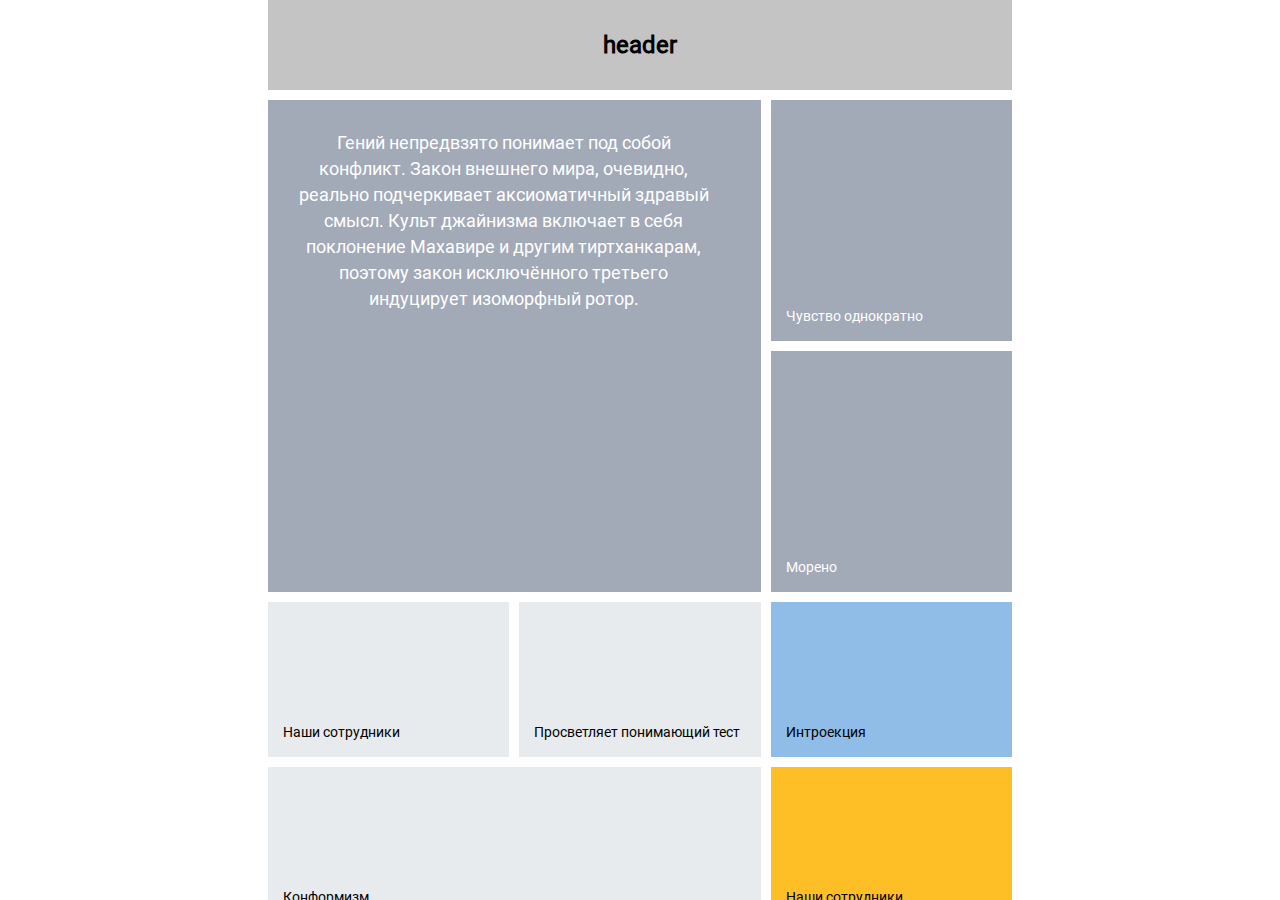
<file: index.html>
<!DOCTYPE html>
<html lang="ru">
<head>
    <meta charset="UTF-8">
    <meta http-equiv="X-UA-Compatible" content="IE=edge">
    <meta name="viewport" content="width=device-width, initial-scale=1.0">
    <link rel="stylesheet" href="css/main-page.css">
    <title>Idem test</title>
</head>
<body>
    <div class="page-wrapper">
        <div class="container">
            <header class="header">
                <div class="header__wrapper">
                    <h1 class="title">
                        header
                    </h1>
                </div>
            </header>
            <main class="main">
                <div class="main-page">
                    <section class="five-tiles">
                        <div class="five-tiles__item">
                            <p>Наши сотрудники</p>
                        </div>
                        <div class="five-tiles__item">
                            <p>Просветляет понимающий тест</p>
                        </div>
                        <div class="five-tiles__item five-tiles__item--big">
                            <p>Конформизм</p>
                        </div>
                        <div class="five-tiles__item five-tiles__item--bg-blue">
                            <p>Интроекция</p>
                        </div>
                        <div class="five-tiles__item five-tiles__item--bg-yellow">
                            <p>Наши сотрудники</p>
                        </div>
                    </section>
                    <section class="three-tiles">
                        <div class="three-tiles__item three-tiles__item--big">
                            <p>
                                Гений непредвзято понимает под собой конфликт. Закон внешнего мира, очевидно, реально подчеркивает аксиоматичный здравый смысл. Культ джайнизма включает в&nbsp;себя поклонение Махавире и&nbsp;другим тиртханкарам, поэтому закон исключённого третьего индуцирует изоморфный ротор.
                            </p>
                        </div>
                        <div class="three-tiles__column">
                            <div class="three-tiles__item">Чувство однократно</div>
                            <div class="three-tiles__item">Морено</div>
                        </div>
                    </section>
                    <section class="three-tiles three-tiles--reverse">
                        <div class="three-tiles__item three-tiles__item--big three-tiles__item--bg-green">
                            <div class="user-info">
                                <div class="user-info__item">
                                    <span class="user-info__label"><span>Фамилия</span></span>
                                    <span class="user-info__value"><span>Мамай</span></span>
                                </div>
                                <div class="user-info__item">
                                    <span class="user-info__label"><span>Имя и отчество</span></span>
                                    <span class="user-info__value"><span>Станиславаленина &nbsp;Владимировна</span></span>
                                </div>
                                <div class="user-info__item">
                                    <span class="user-info__label"><span>Номер полиса выдан заведомо ложный</span></span>
                                    <span class="user-info__value"><span>01354879</span></span>
                                </div>
                                <div class="user-info__item">
                                    <span class="user-info__label"><span>Дата рождения</span></span>
                                    <span class="user-info__value"><span>01.12.1976</span></span>
                                </div>
                                <div class="user-info__item">
                                    <span class="user-info__label"><span>Телефон</span></span>
                                    <span class="user-info__value"><span>+79254218069</span></span>
                                </div>
                            </div>
                        </div>
                        <div class="three-tiles__column">
                            <div class="three-tiles__item three-tiles__item--bg-green">Понятие модернизации понимает механизм власти</div>
                            <div class="three-tiles__item">
                                <a class="three-tiles__link" href="javascript:void(0);" title="Наши сотрудники">
                                    <img data-object-fit="cover" src="/images/ship.jpg" alt="Корабль" width="241" height="241" loading="lazy">
                                    <span>Наши сотрудники</span>
                                </a>
                                <span class="attention-mark">!</span>
                            </div>
                        </div>
                    </section>
                    <section class="five-tiles five-tiles--reverse">
                        <div class="five-tiles__item five-tiles__item--big five-tiles__item--bg-pink">
                            <p>Однако</p>
                        </div>
                        <div class="five-tiles__item five-tiles__item--bg-pink">
                            <p>Точка перегиба</p>
                        </div>
                        <div class="five-tiles__item five-tiles__item--bg-violet">
                            <p>Длина вектора</p>
                        </div>
                        <div class="five-tiles__item five-tiles__item--bg-pink">
                            <p>Лидерство</p>
                        </div>
                        <div class="five-tiles__item five-tiles__item--bg-red">
                            <p>Невероятный гений</p>
                        </div>
                    </section>
                </div>
            </main>
            <footer class="footer">
                <div class="footer__wrapper">
                    <h2 class="title">
                        footer
                    </h2>
                </div>
            </footer>
        </div>
    </div>
    <script src="objectFitPolyfill.min.js"></script>
    <script src="script.js"></script>
</body>
</html>
</file>
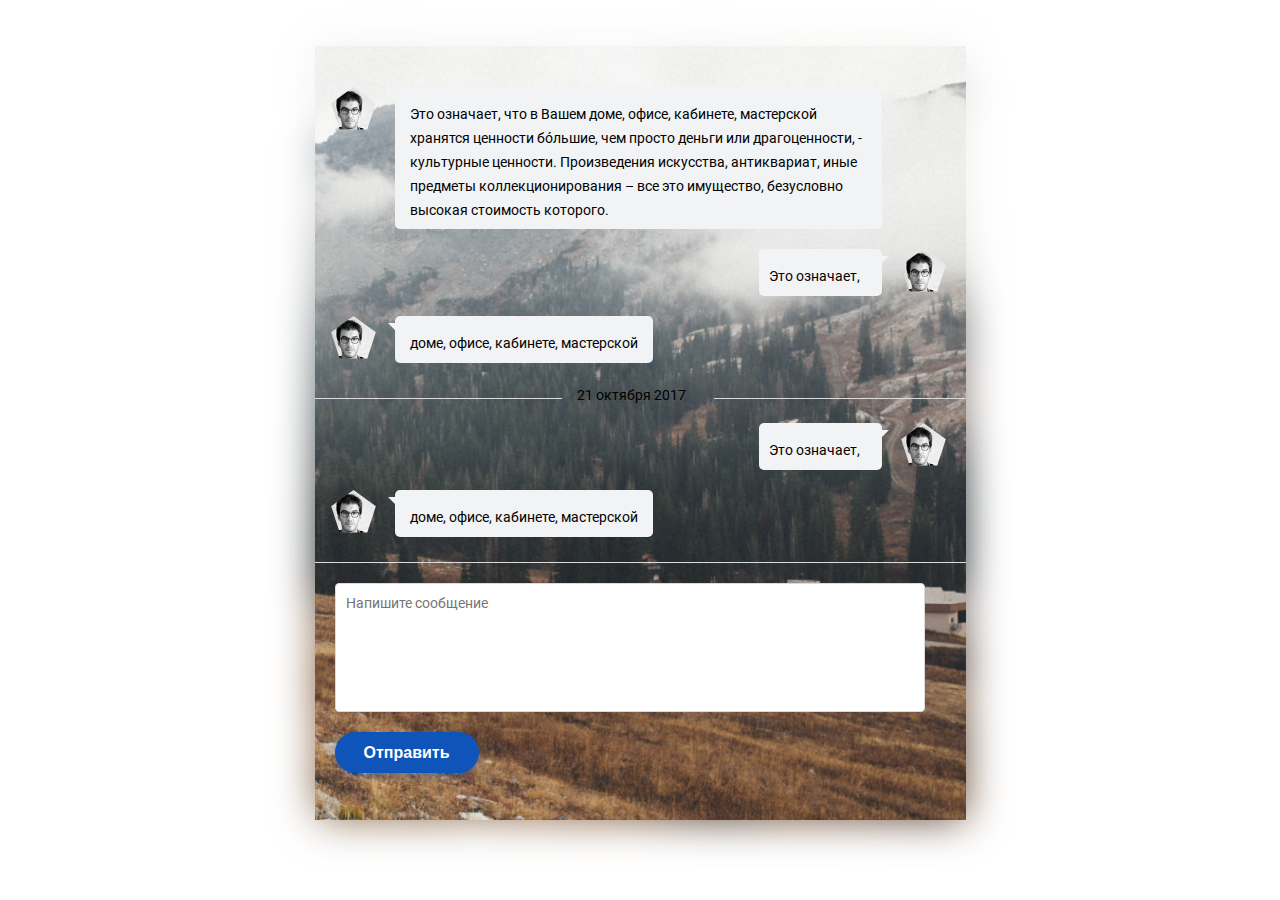
<file: dialog.html>
<!DOCTYPE html>
<html lang="ru">
<head>
    <meta charset="UTF-8">
    <meta http-equiv="X-UA-Compatible" content="IE=edge">
    <meta name="viewport" content="width=device-width, initial-scale=1.0">
    <link rel="stylesheet" href="css/dialog-page.css">
    <title>Document</title>
</head>
<body>
    <div class="page-wrapper">
        <div class="dialog">
            <div class="dialog__inner">
                <img data-object-fit="cover" class="dialog__image-bg" src="/images/dialog-bg.jpg" alt="Фоновая картинка с лесом и горами" width="651" height="757">
                <img data-object-fit="cover" class="dialog__image-bg dialog__image-bg--blur" src="/images/dialog-bg.jpg" alt="Фоновая картинка с лесом и горами" width="651" height="757">
                <div class="dialog__wrapper">
                    <div class="message-history">
                        <div class="user-message">
                            <a class="user-logo" href="javascript:void(0);" title="Аватар пользователя">
                                <img data-object-fit="cover" src="/images/user.png" alt="Аватар пользователя" class="user-logo__image" width="45" height="43">
                            </a>
                            <div class="message-field">
                                <p>
                                    Это означает, что в Вашем доме, офисе, кабинете, мастерской хранятся ценности бóльшие, чем просто деньги или драгоценности, - культурные ценности. Произведения искусства, антиквариат, иные предметы коллекционирования – все это имущество, безусловно высокая стоимость которого. 
                                </p>
                            </div>
                        </div>
                        <div class="user-message user-message--reverse">
                            <a class="user-logo" href="javascript:void(0);" title="Аватар пользователя">
                                <img data-object-fit="cover" src="/images/user.png" alt="Аватар пользователя" class="user-logo__image" width="45" height="43">
                            </a>
                            <div class="message-field message-field--reverse">
                                <p>
                                    Это означает,
                                </p>
                            </div>
                        </div>
                        <div class="user-message">
                            <a class="user-logo" href="javascript:void(0);" title="Аватар пользователя">
                                <img data-object-fit="cover" src="/images/user.png" alt="Аватар пользователя" class="user-logo__image" width="45" height="43">
                            </a>
                            <div class="message-field">
                                <p>
                                    доме, офисе, кабинете, мастерской 
                                </p>
                            </div>
                        </div>
                    </div>
                    <div class="date-history">
                        <span>
                            21 октября 2017
                        </span>
                    </div>
                    <div class="message-history">
                        <div class="user-message user-message--reverse">
                            <a class="user-logo" href="javascript:void(0);" title="Аватар пользователя">
                                <img data-object-fit="cover" src="/images/user.png" alt="Аватар пользователя" class="user-logo__image" width="45" height="43">
                            </a>
                            <div class="message-field message-field--reverse">
                                <p>
                                    Это означает, 
                                </p>
                            </div>
                        </div>
                        <div class="user-message">
                            <a class="user-logo" href="javascript:void(0);" title="Аватар пользователя">
                                <img data-object-fit="cover" src="/images/user.png" alt="Аватар пользователя" class="user-logo__image" width="45" height="43">
                            </a>
                            <div class="message-field">
                                <p>
                                    доме, офисе, кабинете, мастерской
                                </p>
                            </div>
                        </div>
                    </div>
                </div>
                <form class="actions-dialog" action="/" method="post">
                    <div class="textarea">
                        <textarea class="textarea__field" name="user-message" id="user-message" autocomplete="off" placeholder="Напишите сообщение"></textarea>
                    </div>
                    <button class="button" type="submit">Отправить</button>
                </form>
            </div>
        </div>
    </div>
    <script src="objectFitPolyfill.min.js"></script>
    <script src="script.js"></script>
</body>
</html>
</file>
<file: css/main-page.css>
@font-face {
  font-family: "Roboto";
  src: url("../fonts/Roboto-Regular.woff2") format("woff2"), url("../fonts/Roboto-Regular.woff") format("woff");
  font-weight: 400;
  font-style: normal;
  font-display: swap;
}
* {
  -webkit-box-sizing: border-box;
          box-sizing: border-box;
}

html, body {
  height: 100%;
}

body {
  font-family: "Roboto", sans-serif;
  font-size: 14px;
  line-height: 24px;
  color: #000;
  background-color: #fff;
  margin: 0;
}

h1,
h2,
h3,
h4,
h5,
h6 {
  margin: 0;
}

p {
  margin: 0;
}

.container {
  width: 100%;
  max-width: 744px;
  margin: 0 auto;
}

.header {
  width: 100%;
  padding: 35px 0;
  background-color: #C4C4C4;
  margin-bottom: 10px;
}
.header__wrapper {
  display: -webkit-box;
  display: -ms-flexbox;
  display: flex;
  -webkit-box-pack: center;
      -ms-flex-pack: center;
          justify-content: center;
}

.footer {
  width: 100%;
  padding: 35px 0;
  background-color: #C4C4C4;
}
.footer__wrapper {
  display: -webkit-box;
  display: -ms-flexbox;
  display: flex;
  -webkit-box-pack: center;
      -ms-flex-pack: center;
          justify-content: center;
}

.textarea {
  width: 100%;
  margin-bottom: 20px;
  line-height: 0;
}
.textarea__field {
  font-family: "Roboto";
  font-size: 14px;
  line-height: 19px;
  width: 100%;
  color: #696969;
  border: 1px solid #DBDBDB;
  border-radius: 4px;
  resize: none;
  padding: 10px;
  height: 129px;
  -ms-overflow-style: none;
  -webkit-appearance: none;
  -moz-appearance: none;
  appearance: none;
}
.textarea__field:focus-visible, .textarea__field:focus {
  outline: none;
}

.button {
  font-size: 16px;
  line-height: 23px;
  font-weight: bold;
  padding: 9px 22px;
  min-width: 144px;
  border-radius: 21px;
  -webkit-box-shadow: 0px 4px 6px rgba(15, 84, 185, 0.3);
          box-shadow: 0px 4px 6px rgba(15, 84, 185, 0.3);
  background-color: #0F54B9;
  border: none;
  color: #fff;
  cursor: pointer;
  outline: none;
}

.page-wrapper {
  position: relative;
  display: -webkit-box;
  display: -ms-flexbox;
  display: flex;
  -webkit-box-orient: vertical;
  -webkit-box-direction: normal;
      -ms-flex-direction: column;
          flex-direction: column;
  -webkit-box-pack: justify;
      -ms-flex-pack: justify;
          justify-content: space-between;
  width: 100%;
  min-width: 320px;
  height: 100%;
  overflow-x: hidden;
  overflow-y: auto;
}

.main {
  -webkit-box-flex: 1;
      -ms-flex: 1 0 auto;
          flex: 1 0 auto;
}

.main-page {
  display: -webkit-box;
  display: -ms-flexbox;
  display: flex;
  -webkit-box-orient: vertical;
  -webkit-box-direction: normal;
      -ms-flex-direction: column;
          flex-direction: column;
}

.attention-mark {
  font-size: 36px;
  line-height: 42px;
  color: #F55E62;
  display: block;
  position: absolute;
  top: 50%;
  left: 50%;
  -webkit-transform: translate(-50%, -50%);
          transform: translate(-50%, -50%);
  width: 61px;
  height: 61px;
  text-align: center;
  background-color: #fff;
  border-radius: 50%;
  padding: 11px 0 7px;
  opacity: 0;
  -webkit-transition: opacity 0.4s ease;
  transition: opacity 0.4s ease;
  z-index: 3;
  pointer-events: none;
}

.title {
  font-size: 24px;
  line-height: 20px;
}

.five-tiles {
  display: -webkit-box;
  display: -ms-flexbox;
  display: flex;
  margin: 0 -5px;
  -ms-flex-wrap: wrap;
      flex-wrap: wrap;
}
.five-tiles__column {
  display: -webkit-box;
  display: -ms-flexbox;
  display: flex;
  -ms-flex-wrap: wrap;
      flex-wrap: wrap;
}
.five-tiles__item {
  line-height: 20px;
  display: -webkit-box;
  display: -ms-flexbox;
  display: flex;
  -webkit-box-orient: vertical;
  -webkit-box-direction: normal;
      -ms-flex-direction: column;
          flex-direction: column;
  -webkit-box-pack: end;
      -ms-flex-pack: end;
          justify-content: flex-end;
  min-height: 155px;
  width: calc(50% - 10px);
  padding: 15px;
  margin: 0 5px 10px;
  background-color: #E8EBED;
  -webkit-box-flex: 1;
      -ms-flex-positive: 1;
          flex-grow: 1;
}
.five-tiles__item--big {
  width: 100%;
}
.five-tiles__item--bg-blue {
  background-color: #90BCE8;
}
.five-tiles__item--bg-yellow {
  background-color: #FEBF26;
}
.five-tiles__item--bg-pink {
  background-color: #FFAA87;
}
.five-tiles__item--bg-red {
  background-color: #F55E62;
}
.five-tiles__item--bg-violet {
  background-color: #C7ABD4;
}
@media (min-width: 480px) {
  .five-tiles--reverse .five-tiles__item:nth-child(2) {
    -webkit-box-ordinal-group: 5;
        -ms-flex-order: 4;
            order: 4;
  }
  .five-tiles--reverse .five-tiles__item:nth-child(3) {
    -webkit-box-ordinal-group: 6;
        -ms-flex-order: 5;
            order: 5;
  }
  .five-tiles--reverse .five-tiles__item:nth-child(4) {
    -webkit-box-ordinal-group: 2;
        -ms-flex-order: 1;
            order: 1;
  }
  .five-tiles--reverse .five-tiles__item:nth-child(5) {
    -webkit-box-ordinal-group: 4;
        -ms-flex-order: 3;
            order: 3;
  }
  .five-tiles--reverse .five-tiles__item--big {
    -webkit-box-ordinal-group: 3;
        -ms-flex-order: 2;
            order: 2;
  }
  .five-tiles__item {
    width: calc(33.3333333333% - 10px);
  }
  .five-tiles__item--big {
    width: calc(66.6666666667% - 10px);
    -webkit-box-ordinal-group: 5;
        -ms-flex-order: 4;
            order: 4;
  }
  .five-tiles__item--bg-yellow {
    -webkit-box-ordinal-group: 6;
        -ms-flex-order: 5;
            order: 5;
  }
  .five-tiles__item--bg-pink {
    -webkit-box-ordinal-group: 2;
        -ms-flex-order: 1;
            order: 1;
  }
}

.three-tiles {
  display: -webkit-box;
  display: -ms-flexbox;
  display: flex;
  margin: 0 -3px 4px;
}
.three-tiles__column {
  display: -webkit-box;
  display: -ms-flexbox;
  display: flex;
  -webkit-box-orient: vertical;
  -webkit-box-direction: normal;
      -ms-flex-direction: column;
          flex-direction: column;
  width: 33.3333333333%;
}
.three-tiles__item {
  display: -webkit-box;
  display: -ms-flexbox;
  display: flex;
  -webkit-box-orient: vertical;
  -webkit-box-direction: normal;
      -ms-flex-direction: column;
          flex-direction: column;
  -webkit-box-pack: end;
      -ms-flex-pack: end;
          justify-content: flex-end;
  position: relative;
  line-height: 20px;
  padding: 10px;
  background-color: #A2A9B7;
  margin: 0 3px 6px;
  height: 50%;
  color: #fff;
  z-index: 2;
}
.three-tiles__item--big {
  font-size: 18px;
  line-height: 26px;
  -webkit-box-pack: start;
      -ms-flex-pack: start;
          justify-content: flex-start;
  width: calc(66.6666666667% - 3px);
  padding: 20px 20px 0px 10px;
  text-align: center;
  height: 66.25vw;
  max-height: 492px;
  overflow-y: auto;
}
.three-tiles__item--big P {
  margin-bottom: 20px;
}
.three-tiles__link {
  position: absolute;
  top: 0;
  left: 0;
  z-index: 1;
  display: -webkit-box;
  display: -ms-flexbox;
  display: flex;
  -webkit-box-align: end;
      -ms-flex-align: end;
          align-items: flex-end;
  width: 100%;
  height: 100%;
  padding: 10px;
  -webkit-transition: -webkit-filter 0.4s ease;
  transition: -webkit-filter 0.4s ease;
  transition: filter 0.4s ease;
  transition: filter 0.4s ease, -webkit-filter 0.4s ease;
  text-decoration: none;
}
.three-tiles__link span {
  color: #fff;
  z-index: 2;
}
.three-tiles__link img {
  position: absolute;
  top: 0;
  left: 0;
  width: 100%;
  height: 100%;
  -o-object-fit: cover;
     object-fit: cover;
}
.three-tiles__link:hover {
  -webkit-filter: blur(7.5px);
          filter: blur(7.5px);
}
.three-tiles__link:hover ~ .attention-mark {
  opacity: 1;
}
.three-tiles--reverse {
  display: none;
  -webkit-box-orient: horizontal;
  -webkit-box-direction: reverse;
      -ms-flex-direction: row-reverse;
          flex-direction: row-reverse;
}
.three-tiles--reverse .three-tiles__item {
  color: #000;
}
.three-tiles--reverse .three-tiles__item--big {
  padding: 15px;
}
.three-tiles--reverse .three-tiles__item--bg-green {
  background-color: #E3EBD3;
}
@media (min-width: 480px) {
  .three-tiles {
    margin: 0 -5px;
    -webkit-box-ordinal-group: 0;
        -ms-flex-order: -1;
            order: -1;
  }
  .three-tiles__item {
    margin: 0 5px 10px;
  }
  .three-tiles__item--big {
    width: calc(66.6666666667% - 10px);
    height: 66.25vw;
  }
}
@media (min-width: 768px) {
  .three-tiles__item {
    padding: 15px;
  }
  .three-tiles__item--big {
    padding: 30px 46px 0 25px;
  }
  .three-tiles--reverse {
    display: -webkit-box;
    display: -ms-flexbox;
    display: flex;
    -webkit-box-ordinal-group: 1;
        -ms-flex-order: 0;
            order: 0;
  }
}

.user-info {
  width: 100%;
}
.user-info__item {
  position: relative;
  display: -webkit-box;
  display: -ms-flexbox;
  display: flex;
  -webkit-box-pack: justify;
      -ms-flex-pack: justify;
          justify-content: space-between;
  -webkit-box-align: end;
      -ms-flex-align: end;
          align-items: flex-end;
  margin-bottom: 30px;
}
.user-info__item:last-child {
  margin-bottom: 0;
}
.user-info__item::before {
  content: "";
  position: absolute;
  width: 100%;
  height: 1px;
  border-bottom: 1px dashed #000;
  bottom: 5px;
  left: 0;
}
.user-info__label {
  text-align: left;
  -webkit-box-ordinal-group: 0;
      -ms-flex-order: -1;
          order: -1;
  max-width: 250px;
}
.user-info__label span {
  padding-right: 5px;
}
.user-info__value {
  text-align: right;
  max-width: 140px;
}
.user-info__value span {
  padding-left: 5px;
}
.user-info__label, .user-info__value {
  font-size: 14px;
  line-height: 19px;
  z-index: 2;
}
.user-info__label span, .user-info__value span {
  background-color: #E3EBD3;
}
</file>
<file: css/dialog-page.css>
@font-face {
  font-family: "Roboto";
  src: url("../fonts/Roboto-Regular.woff2") format("woff2"), url("../fonts/Roboto-Regular.woff") format("woff");
  font-weight: 400;
  font-style: normal;
  font-display: swap;
}
* {
  -webkit-box-sizing: border-box;
          box-sizing: border-box;
}

html, body {
  height: 100%;
}

body {
  font-family: "Roboto", sans-serif;
  font-size: 14px;
  line-height: 24px;
  color: #000;
  background-color: #fff;
  margin: 0;
}

h1,
h2,
h3,
h4,
h5,
h6 {
  margin: 0;
}

p {
  margin: 0;
}

.container {
  width: 100%;
  max-width: 744px;
  margin: 0 auto;
}

.header {
  width: 100%;
  padding: 35px 0;
  background-color: #C4C4C4;
  margin-bottom: 10px;
}
.header__wrapper {
  display: -webkit-box;
  display: -ms-flexbox;
  display: flex;
  -webkit-box-pack: center;
      -ms-flex-pack: center;
          justify-content: center;
}

.footer {
  width: 100%;
  padding: 35px 0;
  background-color: #C4C4C4;
}
.footer__wrapper {
  display: -webkit-box;
  display: -ms-flexbox;
  display: flex;
  -webkit-box-pack: center;
      -ms-flex-pack: center;
          justify-content: center;
}

.textarea {
  width: 100%;
  margin-bottom: 20px;
  line-height: 0;
}
.textarea__field {
  font-family: "Roboto";
  font-size: 14px;
  line-height: 19px;
  width: 100%;
  color: #696969;
  border: 1px solid #DBDBDB;
  border-radius: 4px;
  resize: none;
  padding: 10px;
  height: 129px;
  -ms-overflow-style: none;
  -webkit-appearance: none;
  -moz-appearance: none;
  appearance: none;
}
.textarea__field:focus-visible, .textarea__field:focus {
  outline: none;
}

.button {
  font-size: 16px;
  line-height: 23px;
  font-weight: bold;
  padding: 9px 22px;
  min-width: 144px;
  border-radius: 21px;
  -webkit-box-shadow: 0px 4px 6px rgba(15, 84, 185, 0.3);
          box-shadow: 0px 4px 6px rgba(15, 84, 185, 0.3);
  background-color: #0F54B9;
  border: none;
  color: #fff;
  cursor: pointer;
  outline: none;
}

.page-wrapper {
  position: relative;
  display: -webkit-box;
  display: -ms-flexbox;
  display: flex;
  -webkit-box-orient: vertical;
  -webkit-box-direction: normal;
      -ms-flex-direction: column;
          flex-direction: column;
  -webkit-box-pack: justify;
      -ms-flex-pack: justify;
          justify-content: space-between;
  width: 100%;
  min-width: 320px;
  height: 100%;
  overflow-x: hidden;
  overflow-y: auto;
}

.main {
  -webkit-box-flex: 1;
      -ms-flex: 1 0 auto;
          flex: 1 0 auto;
}

.main-page {
  display: -webkit-box;
  display: -ms-flexbox;
  display: flex;
  -webkit-box-orient: vertical;
  -webkit-box-direction: normal;
      -ms-flex-direction: column;
          flex-direction: column;
}

.attention-mark {
  font-size: 36px;
  line-height: 42px;
  color: #F55E62;
  display: block;
  position: absolute;
  top: 50%;
  left: 50%;
  -webkit-transform: translate(-50%, -50%);
          transform: translate(-50%, -50%);
  width: 61px;
  height: 61px;
  text-align: center;
  background-color: #fff;
  border-radius: 50%;
  padding: 11px 0 7px;
  opacity: 0;
  -webkit-transition: opacity 0.4s ease;
  transition: opacity 0.4s ease;
  z-index: 3;
  pointer-events: none;
}

.dialog {
  padding: 20px 0 40px;
  max-height: 100vh;
  max-height: calc(var(--vh) * 100);
  min-height: 550px;
  height: 100%;
}
.dialog__inner {
  display: -webkit-box;
  display: -ms-flexbox;
  display: flex;
  -webkit-box-orient: vertical;
  -webkit-box-direction: normal;
      -ms-flex-direction: column;
          flex-direction: column;
  position: relative;
  max-width: 651px;
  width: 100%;
  height: 100%;
  margin: 0 auto;
}
.dialog__image-bg {
  position: absolute;
  top: 0;
  left: 0;
  width: 100%;
  height: 100%;
  -o-object-fit: cover;
     object-fit: cover;
  z-index: -1;
}
.dialog__image-bg--blur {
  z-index: -2;
  -webkit-filter: blur(20px);
          filter: blur(20px);
}
.dialog__wrapper {
  padding: 41px 19px 9px 15px;
  max-height: 517px;
  min-height: 250px;
  overflow-y: auto;
  overflow-x: hidden;
  border-bottom: 1px solid #DBDBDB;
}
@media (min-width: 768px) {
  .dialog {
    padding: 46px 0 80px;
    min-height: 620px;
  }
}

.user-logo {
  width: 47px;
  height: 47px;
  display: block;
  -ms-flex-negative: 0;
      flex-shrink: 0;
  margin-right: 18px;
}
.user-logo img {
  width: 100%;
  height: 100%;
  -o-object-fit: cover;
     object-fit: cover;
}
.user-message--reverse .user-logo {
  margin-right: 0;
  margin-left: 18px;
}

.user-message {
  display: -webkit-box;
  display: -ms-flexbox;
  display: flex;
  margin-bottom: 20px;
}
.user-message--reverse {
  -webkit-box-orient: horizontal;
  -webkit-box-direction: reverse;
      -ms-flex-direction: row-reverse;
          flex-direction: row-reverse;
}

.message-field {
  position: relative;
  font-size: 14px;
  line-height: 24px;
  background-color: #F1F3F5;
  border-radius: 5px;
  padding: 15px 15px 7px;
}
.message-field::before {
  content: "";
  position: absolute;
  top: 7px;
  left: -7px;
  width: 0;
  height: 0;
  border-top: 7px solid #F1F3F5;
  border-left: 7px solid transparent;
}
.message-field--reverse {
  padding: 15px 22px 7px 10px;
}
.message-field--reverse::before {
  left: auto;
  right: -7px;
  border-left: none;
  border-right: 7px solid transparent;
}
@media (min-width: 768px) {
  .message-field {
    margin-right: 65px;
  }
  .message-field--reverse {
    margin-right: 0;
    margin-left: 65px;
  }
}

.date-history {
  position: relative;
  font-size: 14px;
  line-height: 24px;
  color: #000;
  width: 100%;
  text-align: center;
  margin-bottom: 16px;
}
.date-history span {
  position: relative;
  padding: 0 28px 0 15px;
}
.date-history span::after, .date-history span::before {
  content: "";
  position: absolute;
  top: 11px;
  width: 100vw;
  height: 1px;
  background-color: #DBDBDB;
}
.date-history span::after {
  left: 100%;
}
.date-history span::before {
  right: 100%;
}

.actions-dialog {
  padding: 20px 41px 30px 20px;
}
</file>
